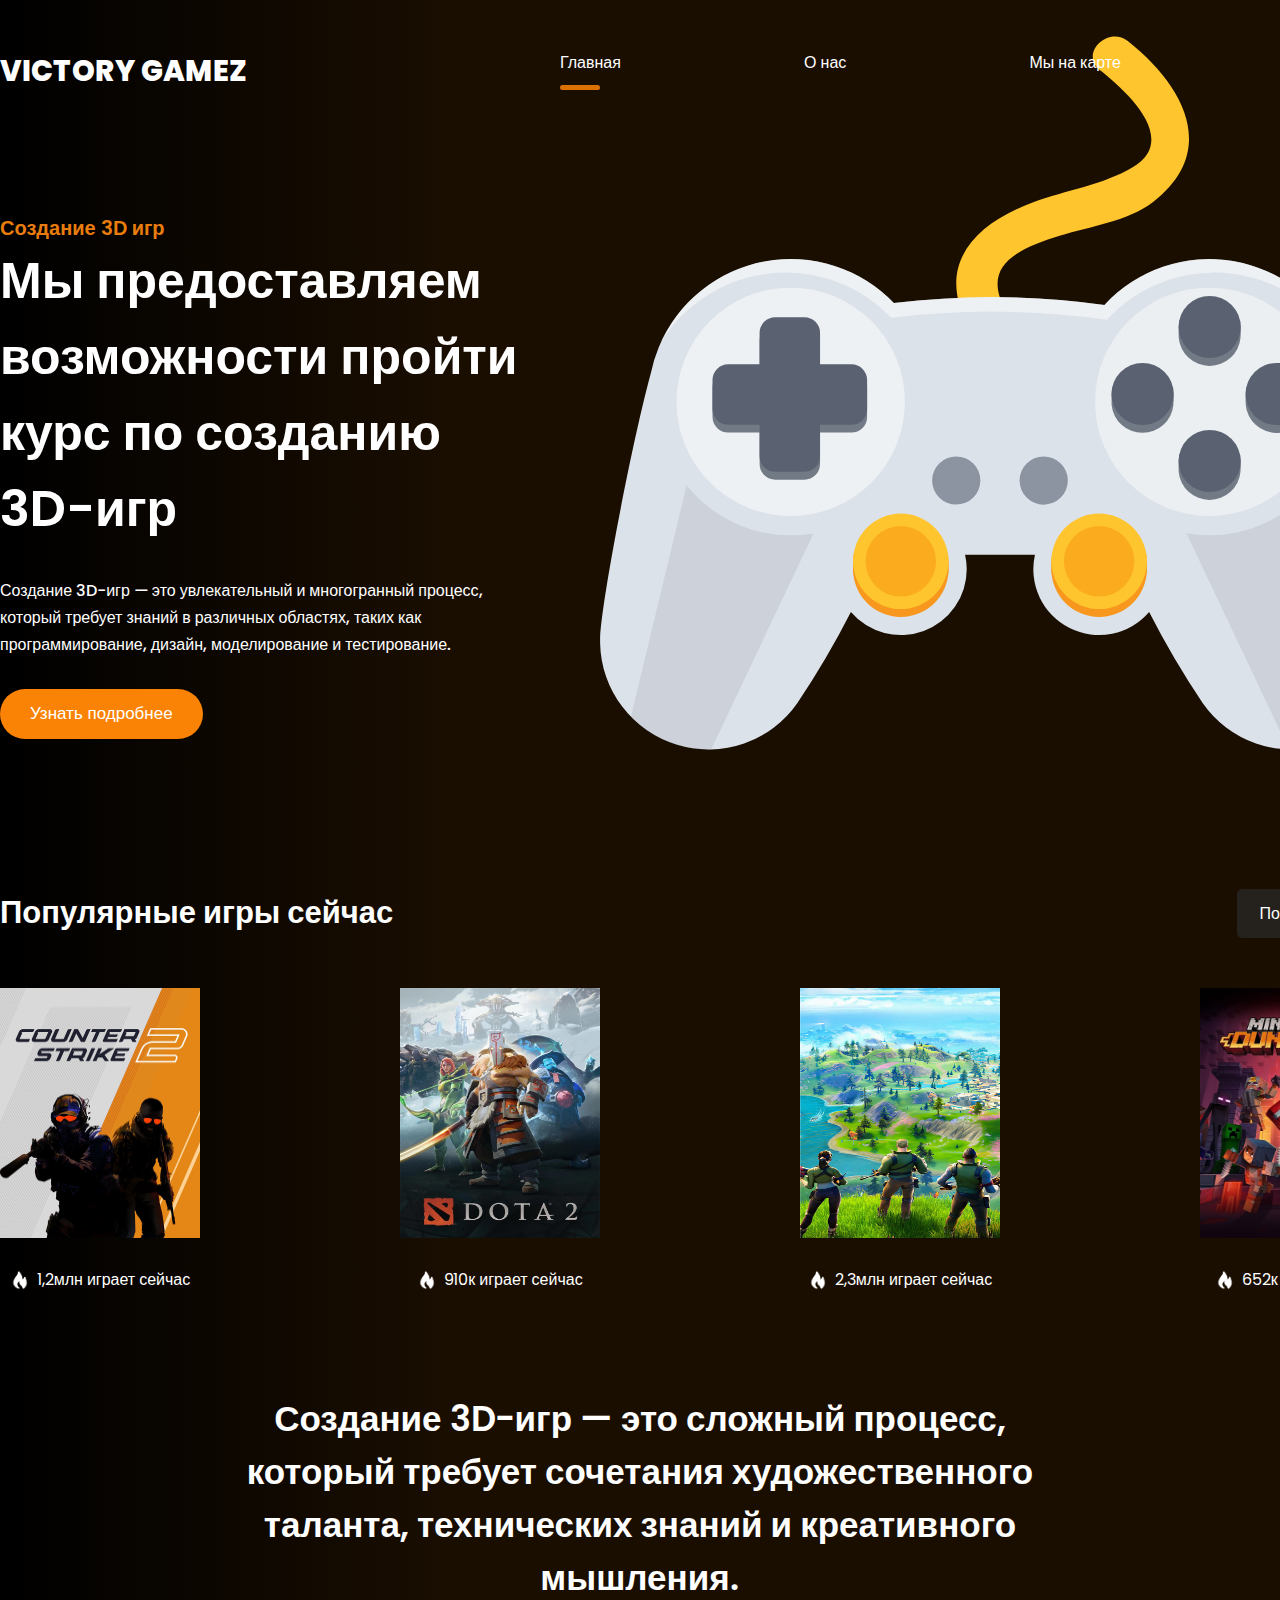
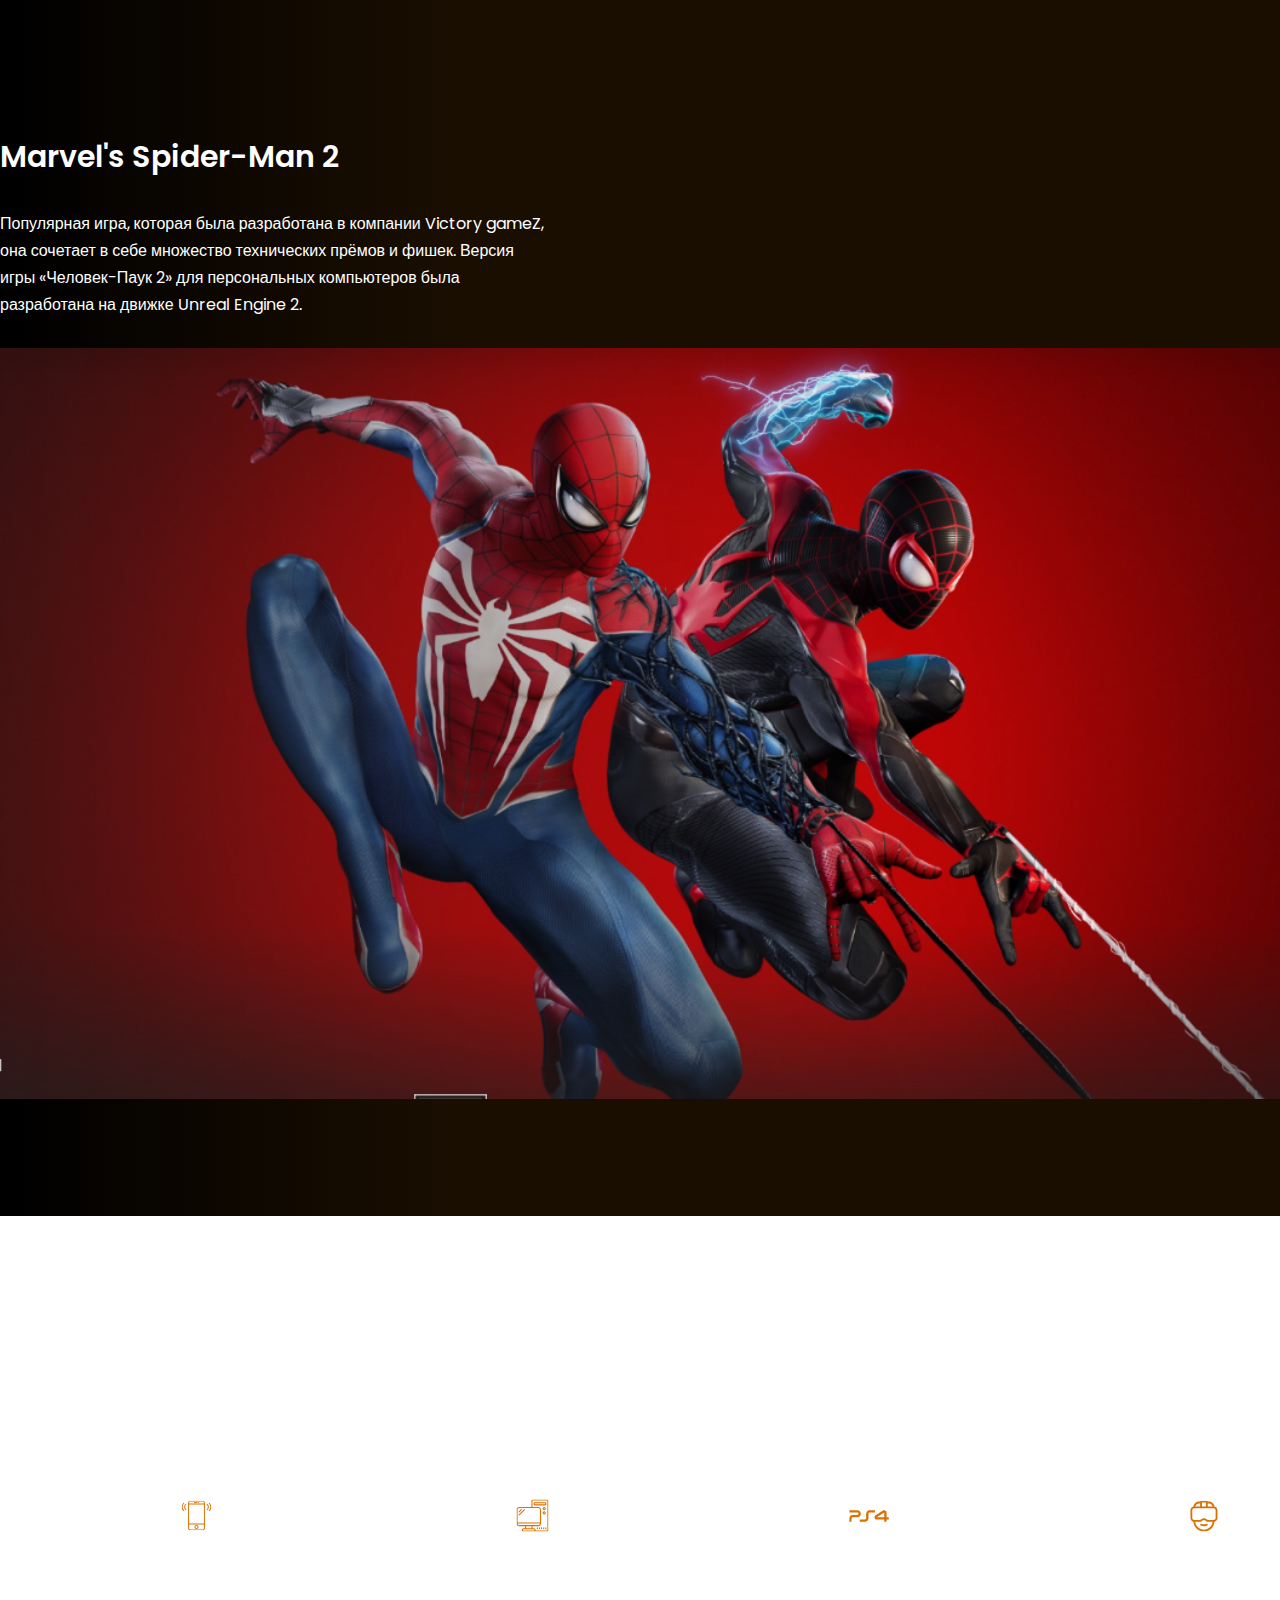
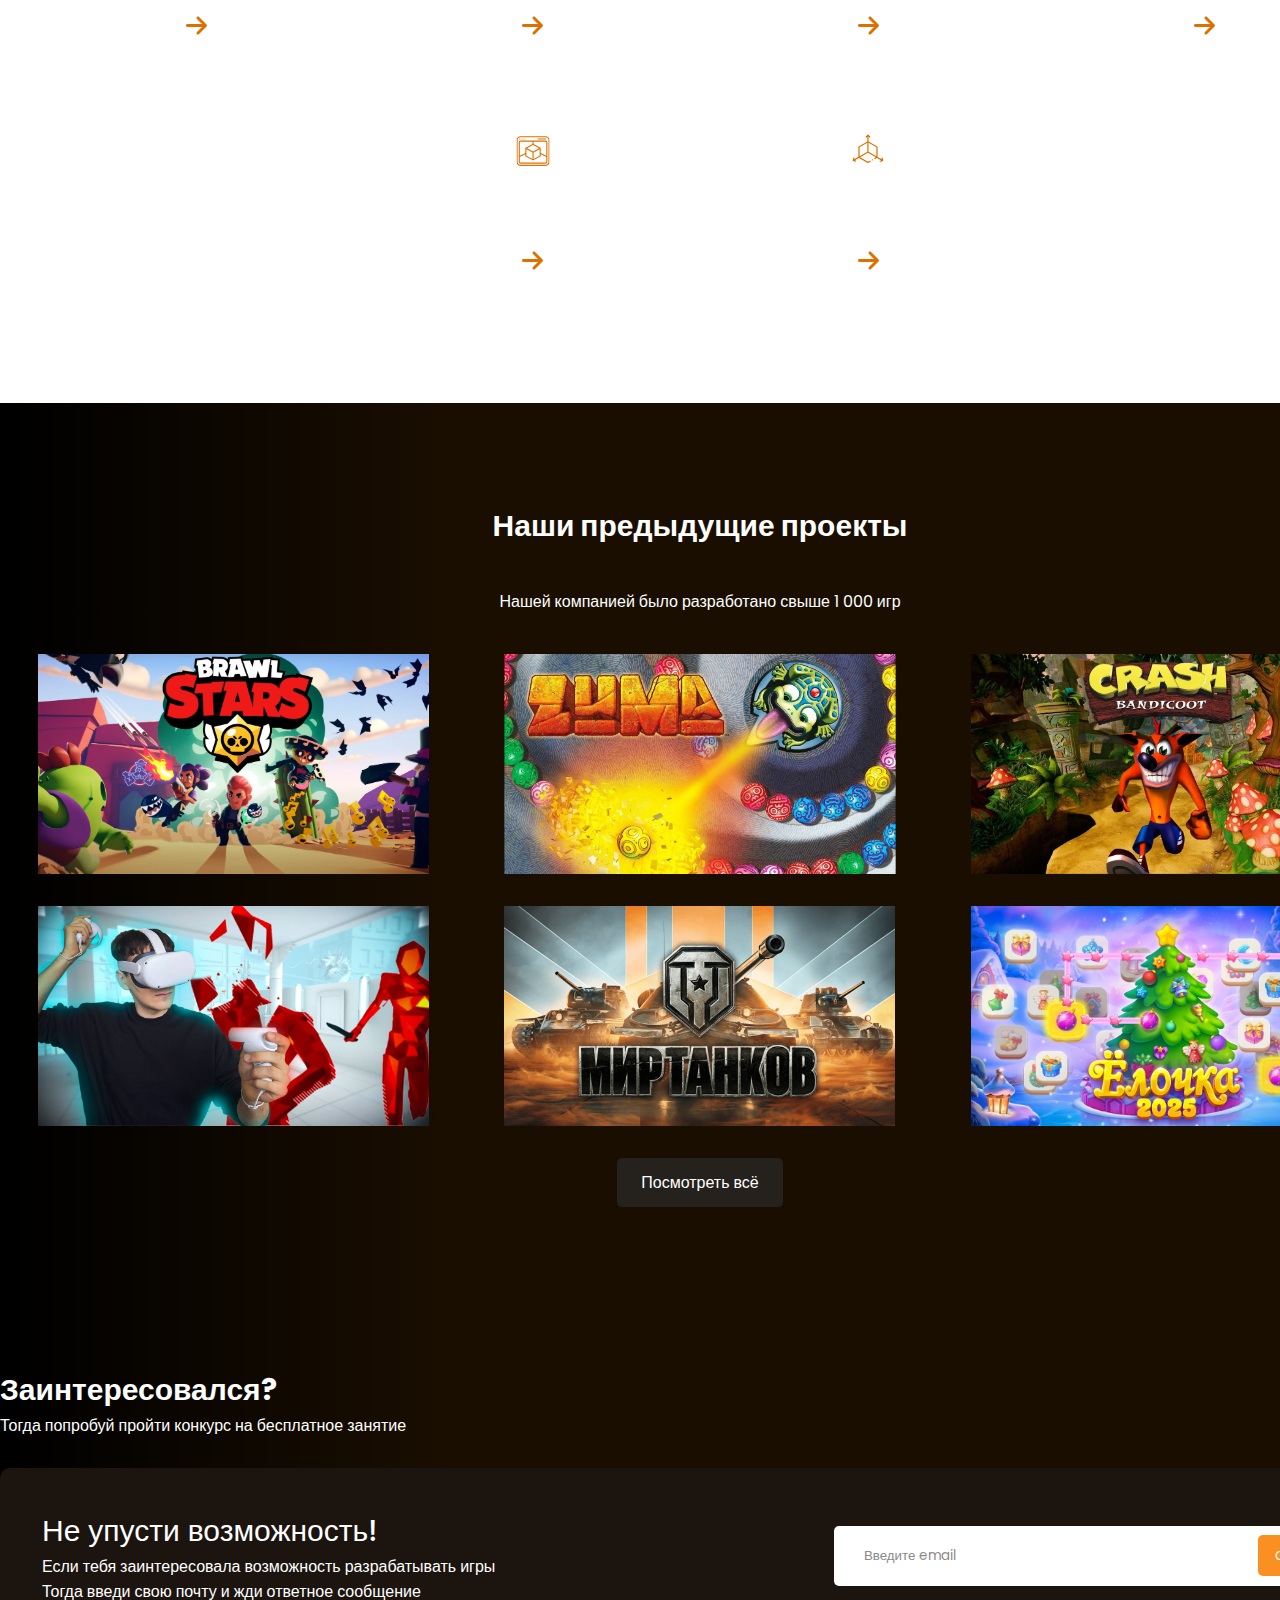
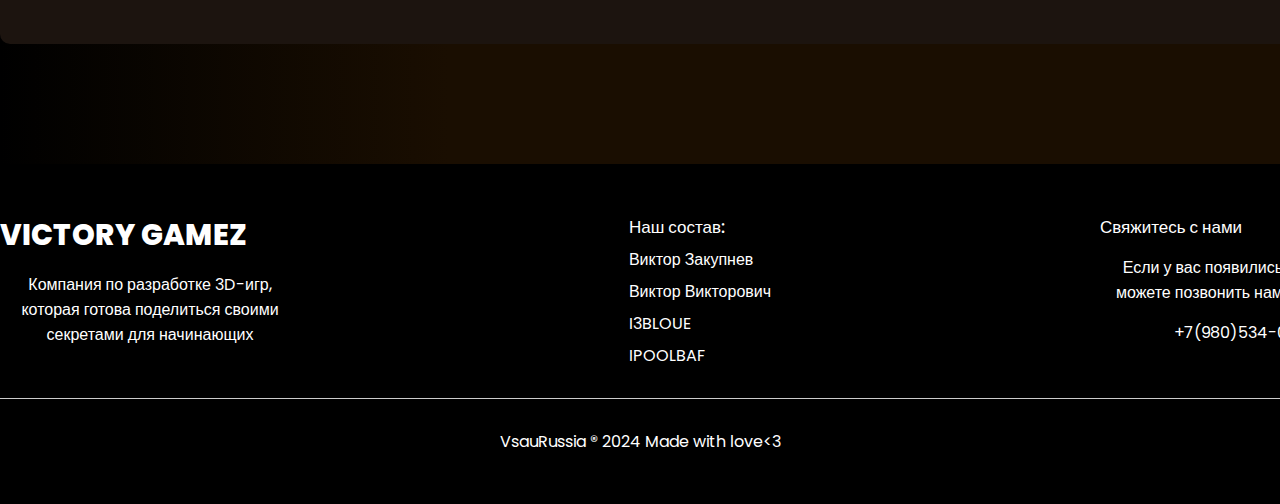
<file: index.html>
<!DOCTYPE html>
<html lang="en">
<head>
    <meta charset="UTF-8">
    <meta name="viewport" content="width=device-width, initial-scale=1.0">
    <title>Victory gameZ</title>
    <link rel="stylesheet" href="css/main.css">
</head>

<body>
    <div class="wrapper">
    <header class="container">
        <a href="index.html" ><span class="logo">Victory gameZ</span></a>
        <nav>
            <ul>
                <li class="active"><a href="index.html">Главная</a></li>
                <li><a href="about.html">О нас</a></li>
                <li><a href="map.html">Мы на карте</a></li>
                <li class="btn"><a href="https://www.igromania.ru/games/pc/all/2024/">Новости</a></li>
            </ul>
        </nav>
    </header>
    <div class="hero container">
        <div class="hero--info">
            <h2>Создание 3D игр</h2>
            <h1>Мы предоставляем возможности пройти курс по созданию 3D-игр</h1>
            <p>Создание 3D-игр — это увлекательный и многогранный процесс, который требует знаний в различных областях, таких как программирование, дизайн, моделирование и тестирование.</p>
            <a href="https://sky.pro/wiki/gamedev/sozdanie-3d-igr-osnovnye-etapy/"><button class="btn">Узнать подробнее</button></a>
        </div>
        <img src="img/joystick.svg" alt="">
        
    </div>
    <div class="container trending">
        <a href="https://coop-land.ru/helpguides/top/coop-top/25530-top-10-igr-s-samym-vysokim-onlaynom-v-2023-godu.html" class="see--all">Посмотреть всё</a>
        <h3>Популярные игры сейчас</h3>
        

        <div class="games">
            <div class="block">
                <img src="img/game1.jpg" alt="" width="200" height="250">
                <span><img src="img/fire.png" alt="" width="20" height="20">1,2млн играет сейчас</span>
            </div>
            <div class="block">
                <img src="img/game2.jpeg" alt="" width="200" height="250">
                <span><img src="img/fire.png" alt="" width="20" height="20">910к играет сейчас</span>
            </div>
            <div class="block">
                <img src="img/game3.jpg" alt="" width="200" height="250">
                <span><img src="img/fire.png" alt="" width="20" height="20">2,3млн играет сейчас</span>
            </div>
            <div class="block">
                <img src="img/game4.jpg" alt="" width="200" height="250">
                <span><img src="img/fire.png" alt="" width="20" height="20">652к играет сейчас</span>
            </div>
        </div>
    </div>
    <div class="container big-text">
        <p>Создание 3D-игр — это сложный процесс, который требует сочетания художественного таланта, технических знаний и креативного мышления.</p>
    </div>

    <div class="container banner">
        <h3> Marvel's Spider-Man 2</h3>
        <p>Популярная игра, которая была разработана в компании Victory gameZ, она сочетает в себе множество технических прёмов и фишек. Версия игры «Человек-Паук 2» для персональных компьютеров была разработана на движке Unreal Engine 2.</p>
        <img src="img/banner.png" alt="">
    </div>
    </div>
    <div class="features">
        <div class="container">
            <h3>Разработка и создание игр состоит из множества частей</h3>
            <p>Основные типы разработки и создания игра представлены ниже:</p>
            <div class="info">
                <div class="block">
                    <img src="img/feature1.svg" alt="">
                    <p>Разработка Мобильных Игр</p>
                    <img src="img/arrow.svg" alt="">
                </div>
                <div class="block">
                    <img src="img/feature2.svg" alt="">
                    <p>Разработка игр для ПК</p>
                    <img src="img/arrow.svg" alt="">
                </div>
                <div class="block">
                    <img src="img/feature3.svg" alt="">
                    <p>Разработка игр для PS4</p>
                    <img src="img/arrow.svg" alt="">
                </div>
                <div class="block">
                    <img src="img/feature4.svg" alt="">
                    <p>AR/VR Решения</p>
                    <img src="img/arrow.svg" alt="">
                </div>
                <div class="block">
                    <img src="img/feature5.svg" alt="">
                    <p>AR/ VR Дизайн</p>
                    <img src="img/arrow.svg" alt="">
                </div>
                <div class="block">
                    <img src="img/feature6.svg" alt="">
                    <p>3D Моделирование</p>
                    <img src="img/arrow.svg" alt="">
                </div>
            </div>
        </div>
    </div>
    <div class="wrapper">
        <div class="container projects">
            <h3>Наши предыдущие проекты</h3>
            <p>Нашей компанией было разработано свыше 1 000 игр </p>
            <div class="images">
                <a href="https://supercell.com/en/games/brawlstars/"><img src="img/bs.png" alt="" height="220"></a>
                <a href="https://www.igryzuma.ru/"><img src="img/zooma.jpg" alt="" height="220"></a>
                <a href="https://www.crashbandicoot.com/"><img src="img/crash.jpg" alt="" height="220"></a>
            </div>
            <div class="images">
                <a href="https://superhotgame.com/"><img src="img/hot.jpg" alt="" height="220"></a>
                <a href="https://tanki.su/"><img src="img/tanki.png" alt="" height="220"></a>
                <a href="https://vk.com/app52502367?cid=0&queue=1&section_type=&sid=0"><img src="img/el.jpg" alt="" height="220"></a>
            </div>
            <a href="https://yandex.ru/games/" class="see-all">Посмотреть всё</a>
        </div>
        <div class="container email">
            <h3>Заинтересовался?</h3>
            <p>Тогда попробуй пройти конкурс на бесплатное занятие </p>
            <div class="block">
                <div>
                    <h4>Не упусти возможность!</h4>
                    <p>Если тебя заинтересовала возможность разрабатывать игры<br>
                        Тогда введи свою почту и жди ответное сообщение </p>
                </div>
                <div>
                    <input type="email" id="emailField" placeholder="Введите email">
                    <button onclick="checkEmail()">Отправить</button>
                </div>
            </div>
        </div>
    </div>
    <footer>
        <div class="blocks container">
            <div>
                <span class="logo">Victory gameZ</span>
                <p>Компания по разработке 3D-игр, которая готова поделиться своими секретами для начинающих</p>

            </div>
            <div>
                <h4>Наш состав:</h4>
                <ul>
                    <li>Виктор Закупнев</li>
                    <li>Виктор Викторович</li>
                    <li>I3BLOUE</li>
                    <li>IPOOLBAF</li>
                </ul>
            </div>
            <div>
                <h4>Свяжитесь с нами</h4>
                <p>Если у вас появились вопросы, вы можете позвонить нам по телефону: </p>
                <p>+7(980)534-00-73</p>
            </div>
        </div>
        <hr>
        <p>VsauRussia ® 2024 Made with love<3</p>
    </footer>
    <script>
        function checkEmail() {
            let email = document.querySelector('#emailField').value;
            if (!email.includes('@')) alert('нет символа @');
            else if (!email.includes('.')) alert('нет символа .');
            else alert('Всё отлично! Возможно ваша почта будет доставлена:)');
        }
    </script>
</body>
</html>
</file>
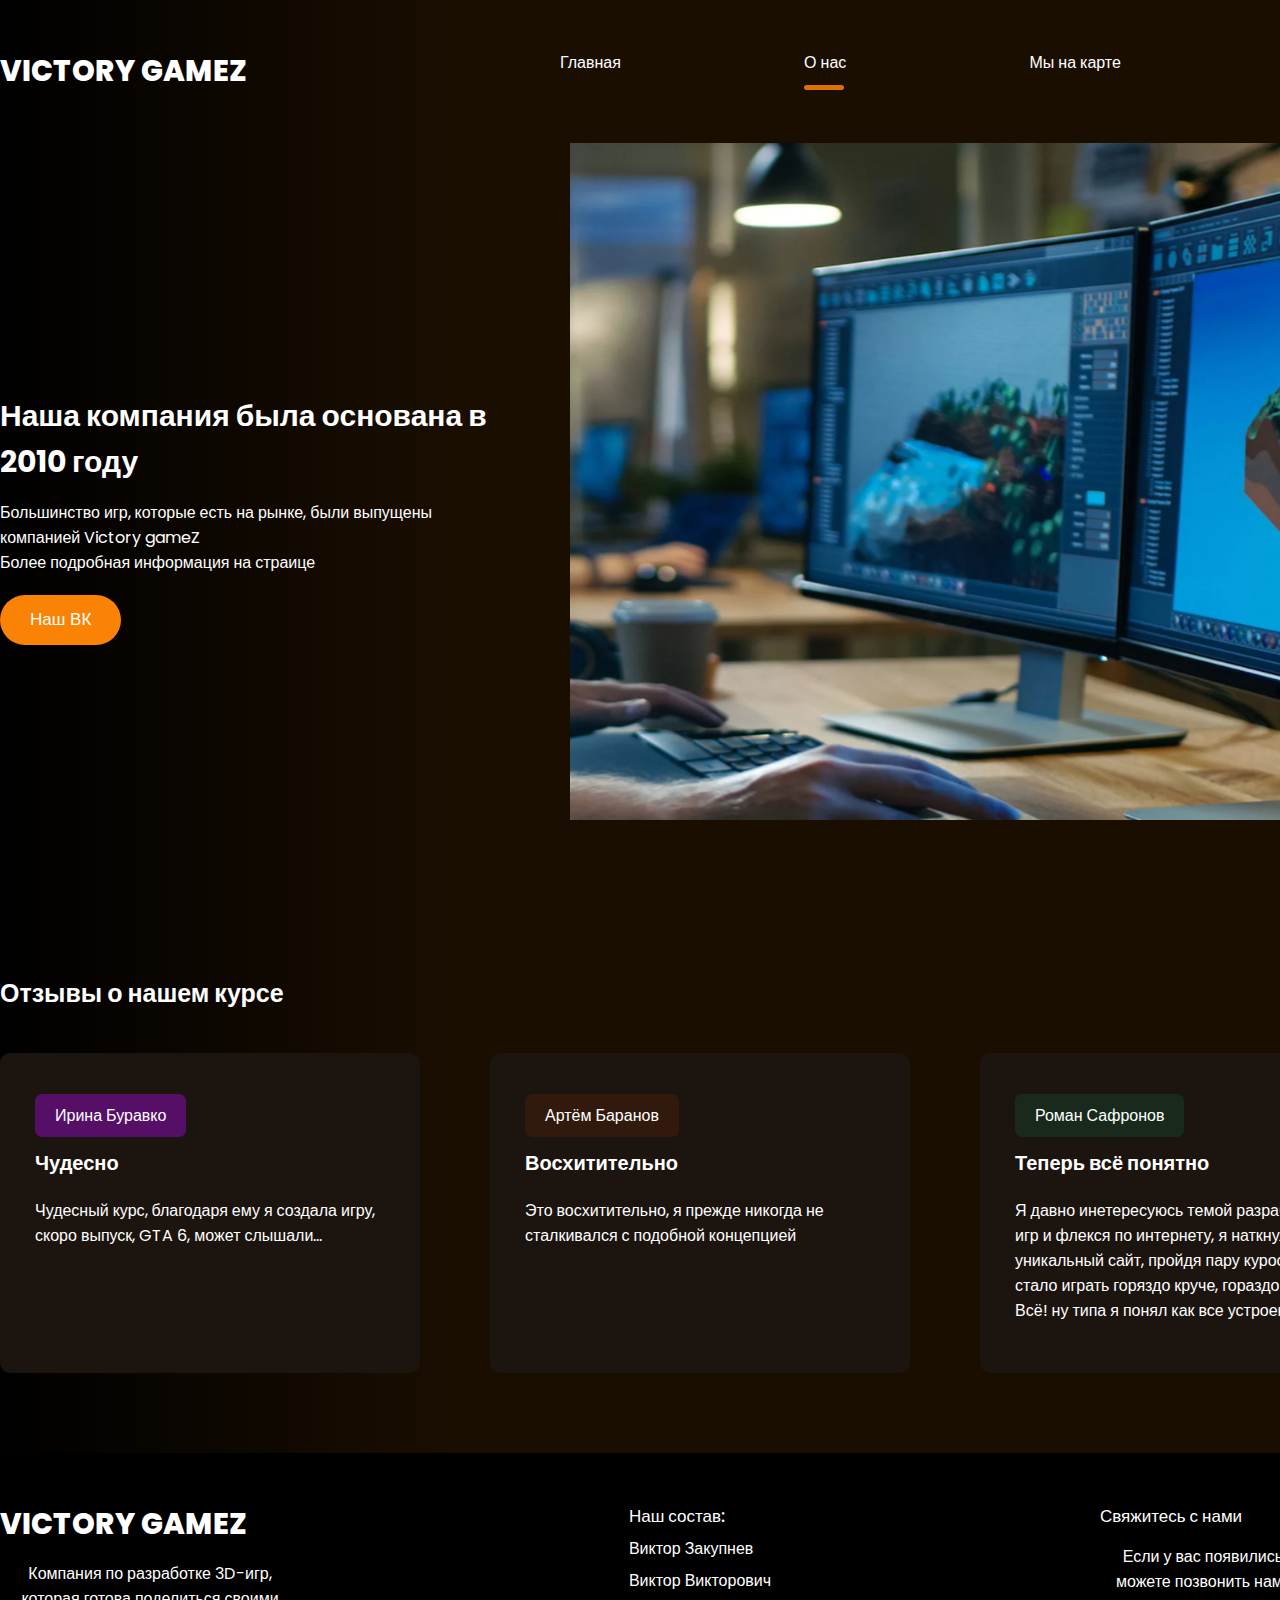
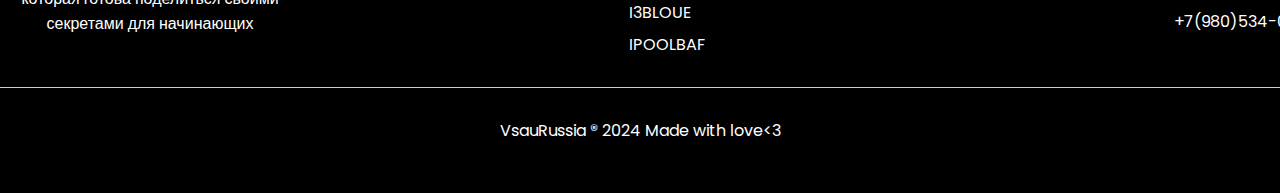
<file: about.html>
<!DOCTYPE html>
<html lang="en">
<head>
    <meta charset="UTF-8">
    <meta name="viewport" content="width=device-width, initial-scale=1.0">
    <title>Victory gameZ</title>
    <link rel="stylesheet" href="css/main.css">
</head>

<body>
    <div class="wrapper">
        <header class="container">
            <a href="index.html"><span class="logo">Victory gameZ</span></a>
            <nav>
                <ul>
                    <li ><a href="index.html">Главная</a></li>
                    <li class="active"><a href="/about.html">О нас</a></li>
                    <li><a href="map.html">Мы на карте</a></li>
                <li class="btn"><a href="https://www.igromania.ru/games/pc/all/2024/">Новости</a></li>
                </ul>
            </nav>
        </header>
        <div class="hero-about container">
            <div class="info">
                <h1>Наша компания была основана в 2010 году</h1>
                <p>Большинство игр, которые есть на рынке, были выпущены компанией Victory gameZ<br>
                Более подробная информация на страице</p>
                <a href="https://vk.com/withoutbrainman"><button class="btn">Наш ВК</button></a>
                
            </div>
            <img src="img/gamedev.png" alt="">
        </div>
        <div class="container work">
            <h2>Отзывы о нашем курсе</h2>
            <div class="blocks">
                <div class="block">
                    <span class="badge purple">Ирина Буравко</span>
                    <h3>Чудесно</h3>
                    <p>Чудесный курс, благодаря ему я создала игру, скоро выпуск, GTA 6, может слышали...</p>
                </div>
                <div class="block">
                    <span class="badge brown">Артём Баранов</span>
                    <h3>Восхитительно</h3>
                    <p>Это восхитительно, я прежде никогда не сталкивался с подобной концепцией</p>
                </div>
                <div class="block">
                    <span class="badge green">Роман Сафронов</span>
                    <h3>Теперь всё понятно</h3>
                    <p>Я давно инетересуюсь темой разработки 3D-игр и флекся по интернету, я наткнулся на этот уникальный сайт, пройдя пару куросв, мне стало играть горяздо круче, гораздо приятнее. Всё! ну типа я понял как все устроено.</p>
                </div>
            </div>
        </div>
    </div>

    <footer>
        <div class="blocks container">
            <div>
                <span class="logo">Victory gameZ</span>
                <p>Компания по разработке 3D-игр, которая готова поделиться своими секретами для начинающих</p>

            </div>
            <div>
                <h4>Наш состав:</h4>
                <ul>
                    <li>Виктор Закупнев</li>
                    <li>Виктор Викторович</li>
                    <li>I3BLOUE</li>
                    <li>IPOOLBAF</li>
                </ul>
            </div>
            <div>
                <h4>Свяжитесь с нами</h4>
                <p>Если у вас появились вопросы, вы можете позвонить нам по телефону: </p>
                <p>+7(980)534-00-73</p>
            </div>
        </div>
        <hr>
        <p>VsauRussia ® 2024 Made with love<3</p>
    </footer>
</body>
</html>
</file>
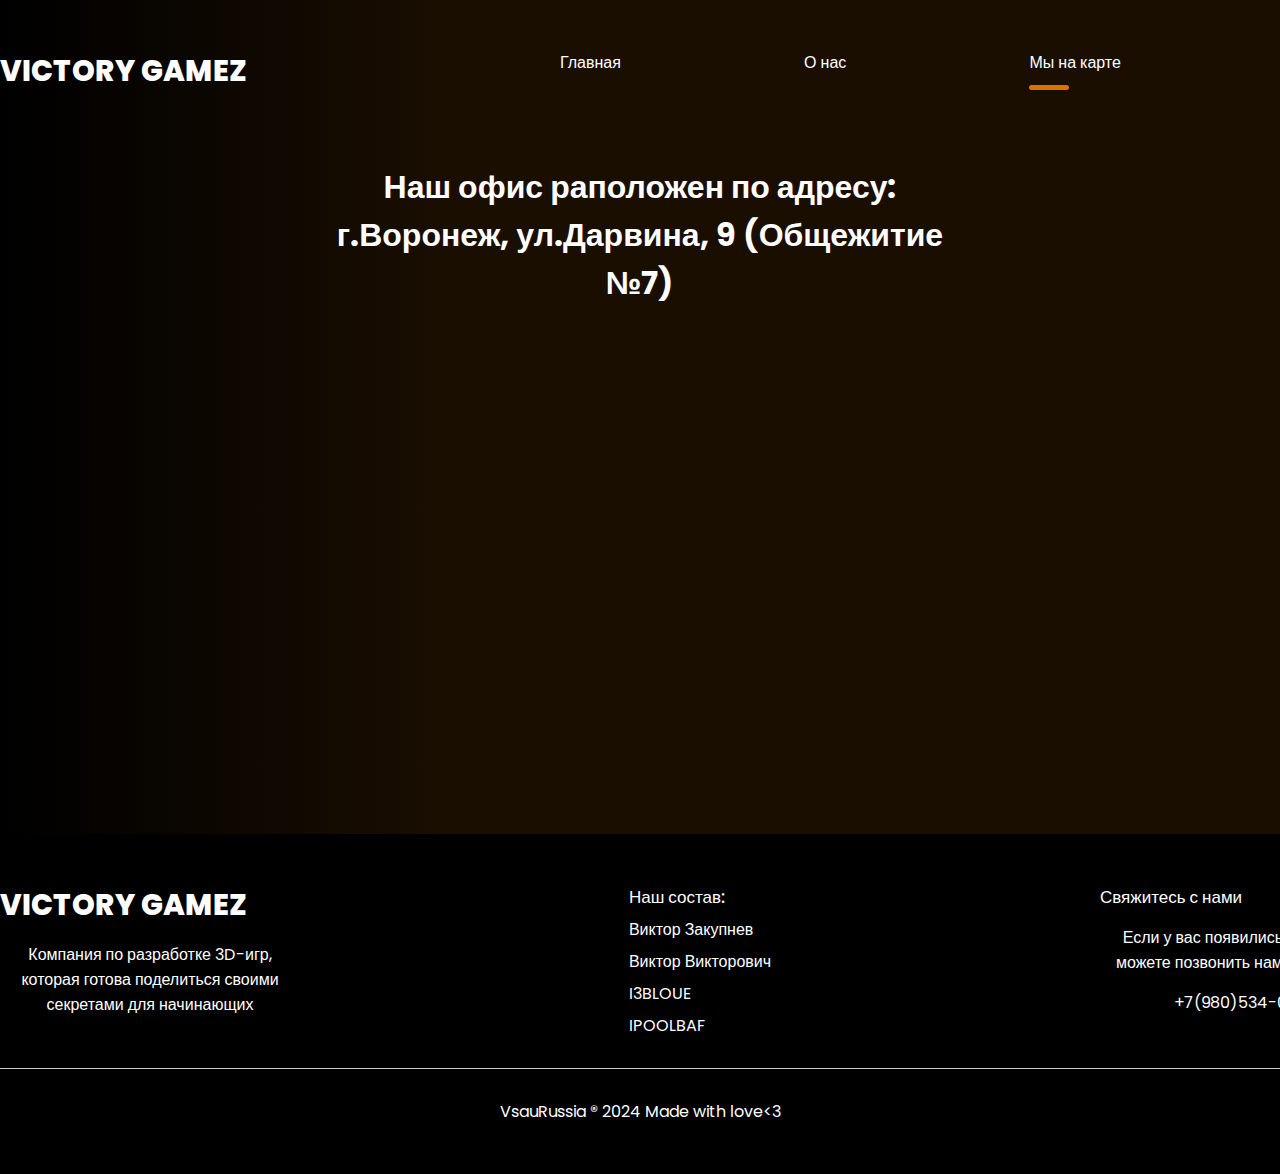
<file: map.html>
<!DOCTYPE html>
<html lang="en">
<head>
    <meta charset="UTF-8">
    <meta name="viewport" content="width=device-width, initial-scale=1.0">
    <title>Victory gameZ</title>
    <link rel="stylesheet" href="css/main.css">
</head>

<body>
    <div class="wrapper">
        <header class="container">
            <a href="index.html"><span class="logo">Victory gameZ</span></a>
            <nav>
                <ul>
                    <li ><a href="index.html">Главная</a></li>
                    <li ><a href="about.html">О нас</a></li>
                    <li class="active"><a href="map.html">Мы на карте</a></li>
                    <li class="btn"><a href="https://www.igromania.ru/games/pc/all/2024/">Новости</a></li>
                </ul>
            </nav>
        </header>
    <div class="zagol">
        <h1>Наш офис раположен по адресу:<br> г.Воронеж, ул.Дарвина, 9 (Общежитие №7)</h1>
    </div>
    <iframe src="https://www.google.com/maps/embed?pb=!1m18!1m12!1m3!1d2471.99905063934!2d39.223004089328015!3d51.71475989930747!2m3!1f0!2f0!3f0!3m2!1i1024!2i768!4f13.1!3m3!1m2!1s0x413b25f7a603572b%3A0x870f010a10d88442!2z0YPQuy4g0JTQsNGA0LLQuNC90LAsIDksINCS0L7RgNC-0L3QtdC2LCDQktC-0YDQvtC90LXQttGB0LrQsNGPINC-0LHQuy4sIDM5NDA4Nw!5e0!3m2!1sru!2sru!4v1733193709810!5m2!1sru!2sru" width=100% height="450" style="border:0;" allowfullscreen="" loading="lazy" referrerpolicy="no-referrer-when-downgrade"></iframe>    

    <footer>
        <div class="blocks container">
            <div>
                <span class="logo">Victory gameZ</span>
                <p>Компания по разработке 3D-игр, которая готова поделиться своими секретами для начинающих</p>

            </div>
            <div>
                <h4>Наш состав:</h4>
                <ul>
                    <li>Виктор Закупнев</li>
                    <li>Виктор Викторович</li>
                    <li>I3BLOUE</li>
                    <li>IPOOLBAF</li>
                </ul>
            </div>
            <div>
                <h4>Свяжитесь с нами</h4>
                <p>Если у вас появились вопросы, вы можете позвонить нам по телефону: </p>
                <p>+7(980)534-00-73</p>
            </div>
        </div>
        <hr>
        <p>VsauRussia ® 2024 Made with love<3</p>
    </footer>
</body>
</html>
</file>
<file: css/main.css>
@import url('https://fonts.googleapis.com/css2?family=Poppins:wght@400;500;700;800&display=swap');
*{
    margin: 0;
    padding: 0;
}
body{
    font-family: 'Poppins', sans-serif;
    font-weight: 400;
    color: #fff;
    font-size: 16px;
}
header .logo a{
    text-decoration: none;
    color: #fff;
}   
a{
    text-decoration: none;
}
img{
    max-width: 100%;
}
.wrapper{
    background: linear-gradient(90deg, rgba(0,0,0,1) 0%, rgba(26,14,1,1) 35%);
    width: 100%;
    overflow-x: hidden;
}
.container{
    width: 1400px;
    margin: 0 auto;
}
header{
    padding: 50px 0;
}
header .logo,
footer .blocks .logo {
    text-transform: uppercase;
    font-size: 29px;
    font-weight: 800;
    color: #fff;
}
header nav {
    float: right;
    width: 60%;
}
header nav ul {
    list-style: none;
    display: flex;
    justify-content: space-between;
    z-index: 2;
    position: relative;
}

header nav ul li {
    display: inline-block;
}

header nav ul li a{
    color: #fff;
}

header nav ul li.active::after{
    content: '';
    display: block;
    width: 40px;
    height: 5px;
    background: #DC7000;
    border-radius: 10px;
    position: relative;
    top: 10px;
    left: 15;
    
}

header nav ul li:not(.active):not(.btn) a:hover{
    border-bottom: 5px solid #DC7000; 

}
header nav ul li.btn a, 
.email .block button {
    background: #FA9021;
    padding: 9px 17px;
    border-radius: 5px;
    transition: all 500ms ease;
}
header nav ul li.btn a:hover,
.email .block button:hover {
    background: #a02604;
}

.hero{
    padding-bottom: 100px;
    position: relative;
    z-index: 1;
}
.hero--info{
    width: 530px;
    padding-top: 70px;
}
.hero--info h2{
    color: #e87d0e;
    font-size: 20px;
    font-weight: 600;
}
.hero--info h1{
    font-size: 50px;
    font-weight: 600;
}
.hero--info p{
    font-weight: 500;
    line-height: 170%;
    margin: 30px 0;
}

.hero--info .btn, 
.hero-about .info .btn{
    background: #fa8305;
    color: #fff;
    border-radius: 50px;
    padding: 15px 30px;
    border: 0;
    transition: all 500ms ease;
    font-size: 17px;
}

.hero--info .btn:hover,
.hero-about .info .btn:hover{
    cursor: pointer;
    transform: scale(1.1);
}

.hero img{
    position: absolute;
    top: -150px;
    right: 0;
}

/* секция с играми */

.trending {
    padding-top: 50px;
}
.trending h3{
    font-weight: 600;
    font-size: 31px;
}

.trending .see--all , .projects .see-all{
    color: #fff;
    background: #25211d;
    border-radius: 5px;
    padding: 12px 23px;
    float: right;
    display: block;
    transition: all 500ms ease;
}


.trending .see--all:hover,
.projects .see-all:hover {
    transform: scale(1.1);

}

.trending .games {
    display: flex;
    justify-content: space-between;
    width: 100%;
    padding: 50px 0;
}

.trending .games span{
    display: block;
    text-align: center;
    margin-top: 20px;
}
.trending .games span img{
    position: relative;
    top: 5px;
    margin-right: 7px;
}

.big-text{
    padding: 50px 0;
    font-size: 35px;
    font-weight: 600;
    text-align: center;
    width: 800px;
}

.banner{
    padding: 80px 0;
}

.banner h3{
    font-size: 30px;
    font-weight: 600;
    margin-bottom: 30px;
}

.banner p{
    line-height: 170%;
    margin-bottom: 30px;
    width: 550px;
}

.banner img{
    width: 100%;
    margin-bottom: 30px;
}


/* секция с изображением */

.features{
    background: url("../img/BG.png") no-repeat center center fixed;
    background-size: cover;
    padding: 80px 0;
}

.features h3, 
.features p{
    margin-bottom: 20px;
    text-align: center;
    max-width: 800px;
    margin-left: auto;
    margin-right: auto;
}

.features h3{
    font-size: 30px;
}

.features .info{
    display: flex;
    justify-content: center;
    flex-wrap: wrap;
}

.features .info .block{
    text-align: center;
    width: 20%;
    margin: 30px 2%;
    
}

.features .info .block img{
    margin-bottom: 15px;
}

.projects{
    padding: 100px 0;
}

.projects h3{
    font-size: 30px;
    text-align: center;
}

.projects p{
    margin: 40px 0;
    text-align: center;

}

.projects .images {
    display: flex;
    justify-content: space-around;
    margin-bottom: 25px;
}

.projects .see-all{
    float: none;
    width: 120px;
    text-align: center;
    margin: 0 auto;
}

/* Нижняя часть */
.email {
    padding-bottom: 120px;
}
.email h3{
    margin-top: 60px;
    font-size: 30px;

}

.email .block{
    background: #1C140F;
    margin-top: 30px;
    border-radius: 10px;
    padding: 40px 3%;
    width: 94%;
    display: flex;
    justify-content: space-between;
    align-items: center;
}

.email .block h4{
    font-size: 30px;
    font-weight: 500;
}

.email .block p{
    width: 500px;
}

.email .block input{
    background: #fff;
    outline: none;
    border: 0;
    border-radius: 5px;
    width: 380px;
    font-family: 'Poppins', sans-serif;
    font-weight: 400;
    padding: 20px 30px;
    position: relative;
    right: -110px;
    z-index: 1;
    padding-right: 120px;
}

.email .block input::placeholder {
    color: #898989;
}

.email .block button{
    cursor: pointer;
    border: 0;
    padding: 13px 17px;
    position: relative;
    z-index: 2;
    color: #fff;
}

/*footer*/

footer {
    background: #000;
    padding: 50px 0;
}

footer .blocks{
    display: flex;
    justify-content: space-between;
}

footer .blocks p{
    width: 300px;
    margin: 15px 0;
}

footer .blocks h4{
    font-weight: 500;
    font-size: 17px;
}

footer .blocks ul {
    list-style: none;
}

footer .blocks ul li{
    margin-top: 7px;
}

footer hr{
    margin: 30px 0;
    border: 0;
    height: 0.6px;
    background: #ccc;
}

footer p{
    text-align: center;
}

/*страница о нас*/
.hero-about{
    position: relative;
}

.hero-about .info{
    width: 500px;
    padding: 250px 0;
}
.hero-about .info h1{
    margin-bottom: 15px;
    font-size: 30px;

}

.hero-about .info .btn{
    margin-top: 20px;
}

.hero-about img{
    position: absolute;
    right: -80px;
    top: 0;
    width: 65%;
    height: 90%;
}

.work {
    padding: 80px 0;
}

.work h2{
    font-size: 25px;
    margin-bottom: 40px;
}

.work .blocks{
    display: flex;
    justify-content: space-between;
}

.work .blocks .block{
    width: 25%;
    border-radius: 10px;
    padding: 50px 35px;
    background: #1C140F;
}

.work .blocks .block h3{
    font-size: 20px;
    margin: 20px 0;
}

.work .blocks .block .badge{
    border-radius: 7px;
    padding: 10px 20px;
}

.work .blocks .block .badge.purple{
    background: #560F67;
}

.work .blocks .block .badge.brown{
    background: #31190d;
}

.work .blocks .block .badge.green{
    background: #192a1d;
}

iframe{
 
    height: 500px;
}

.zagol h1{
    padding: 20px 25%;
    text-align: center;
}
</file>
